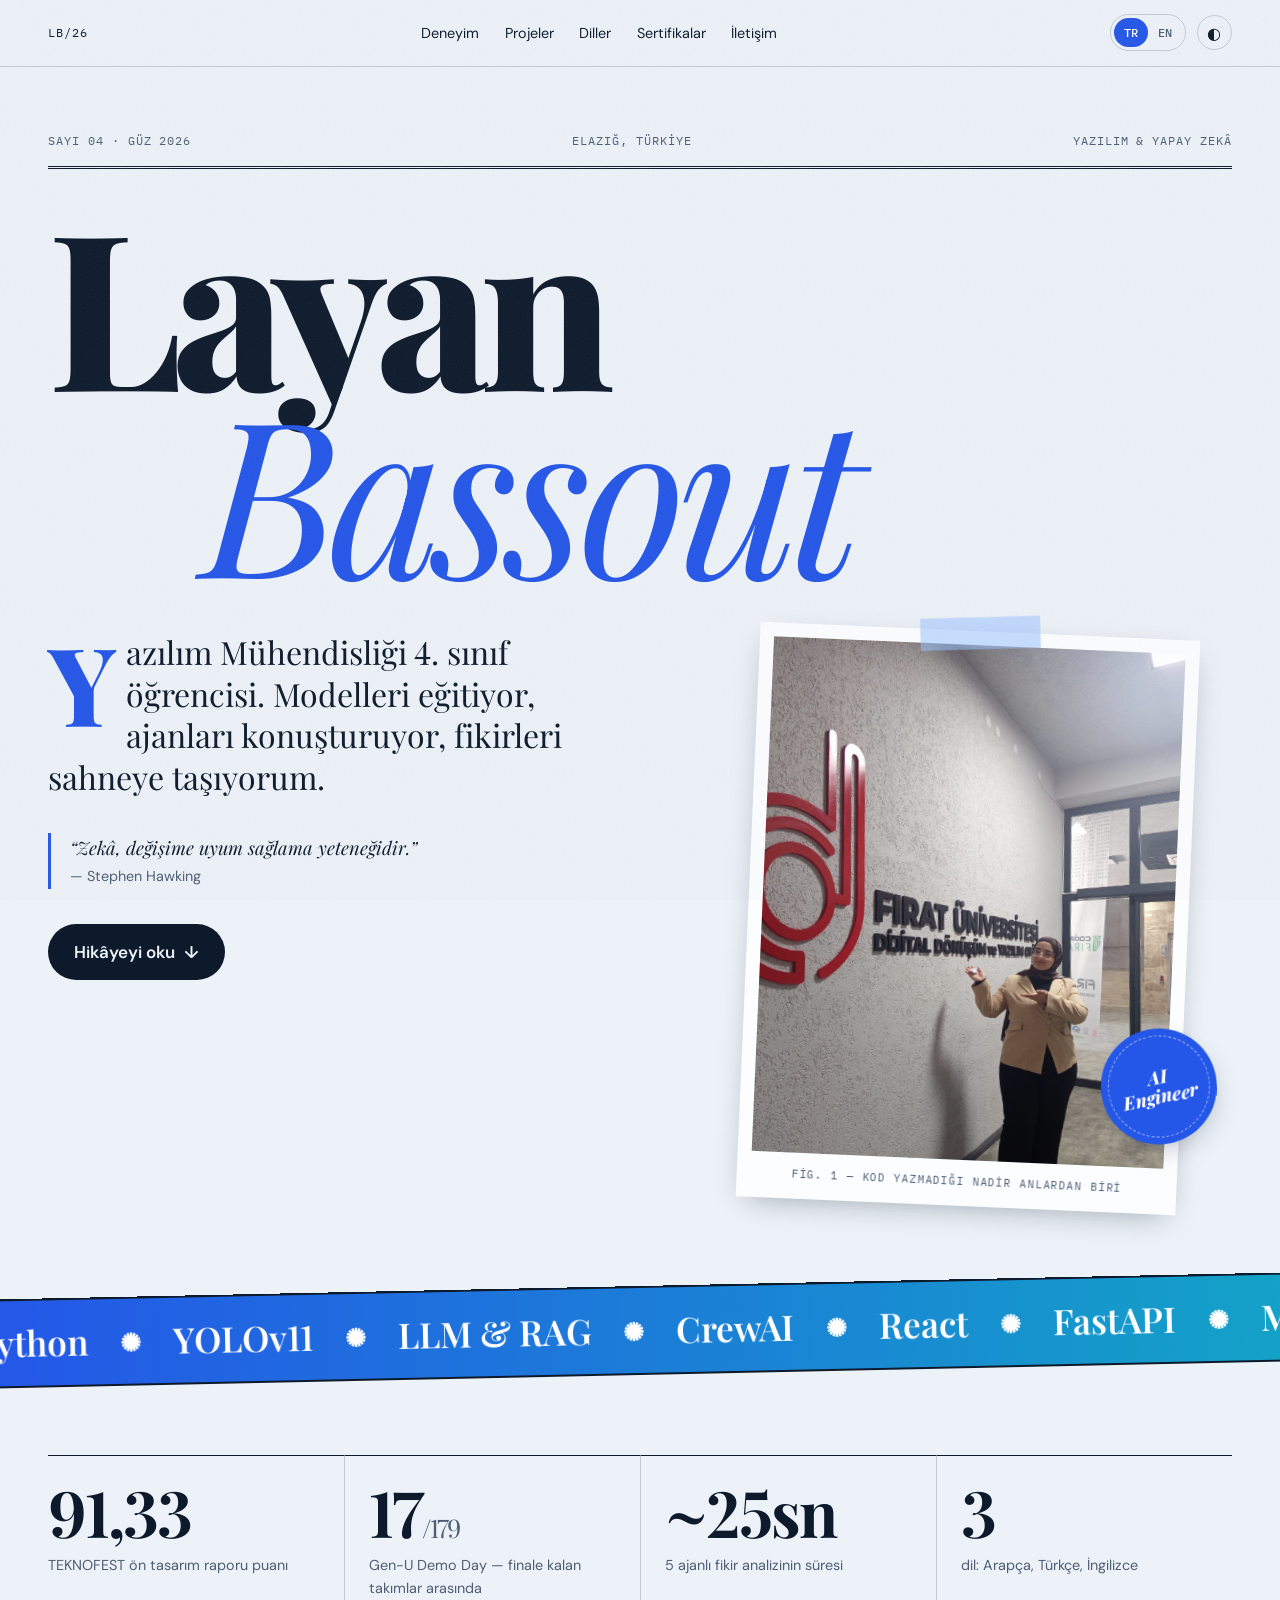
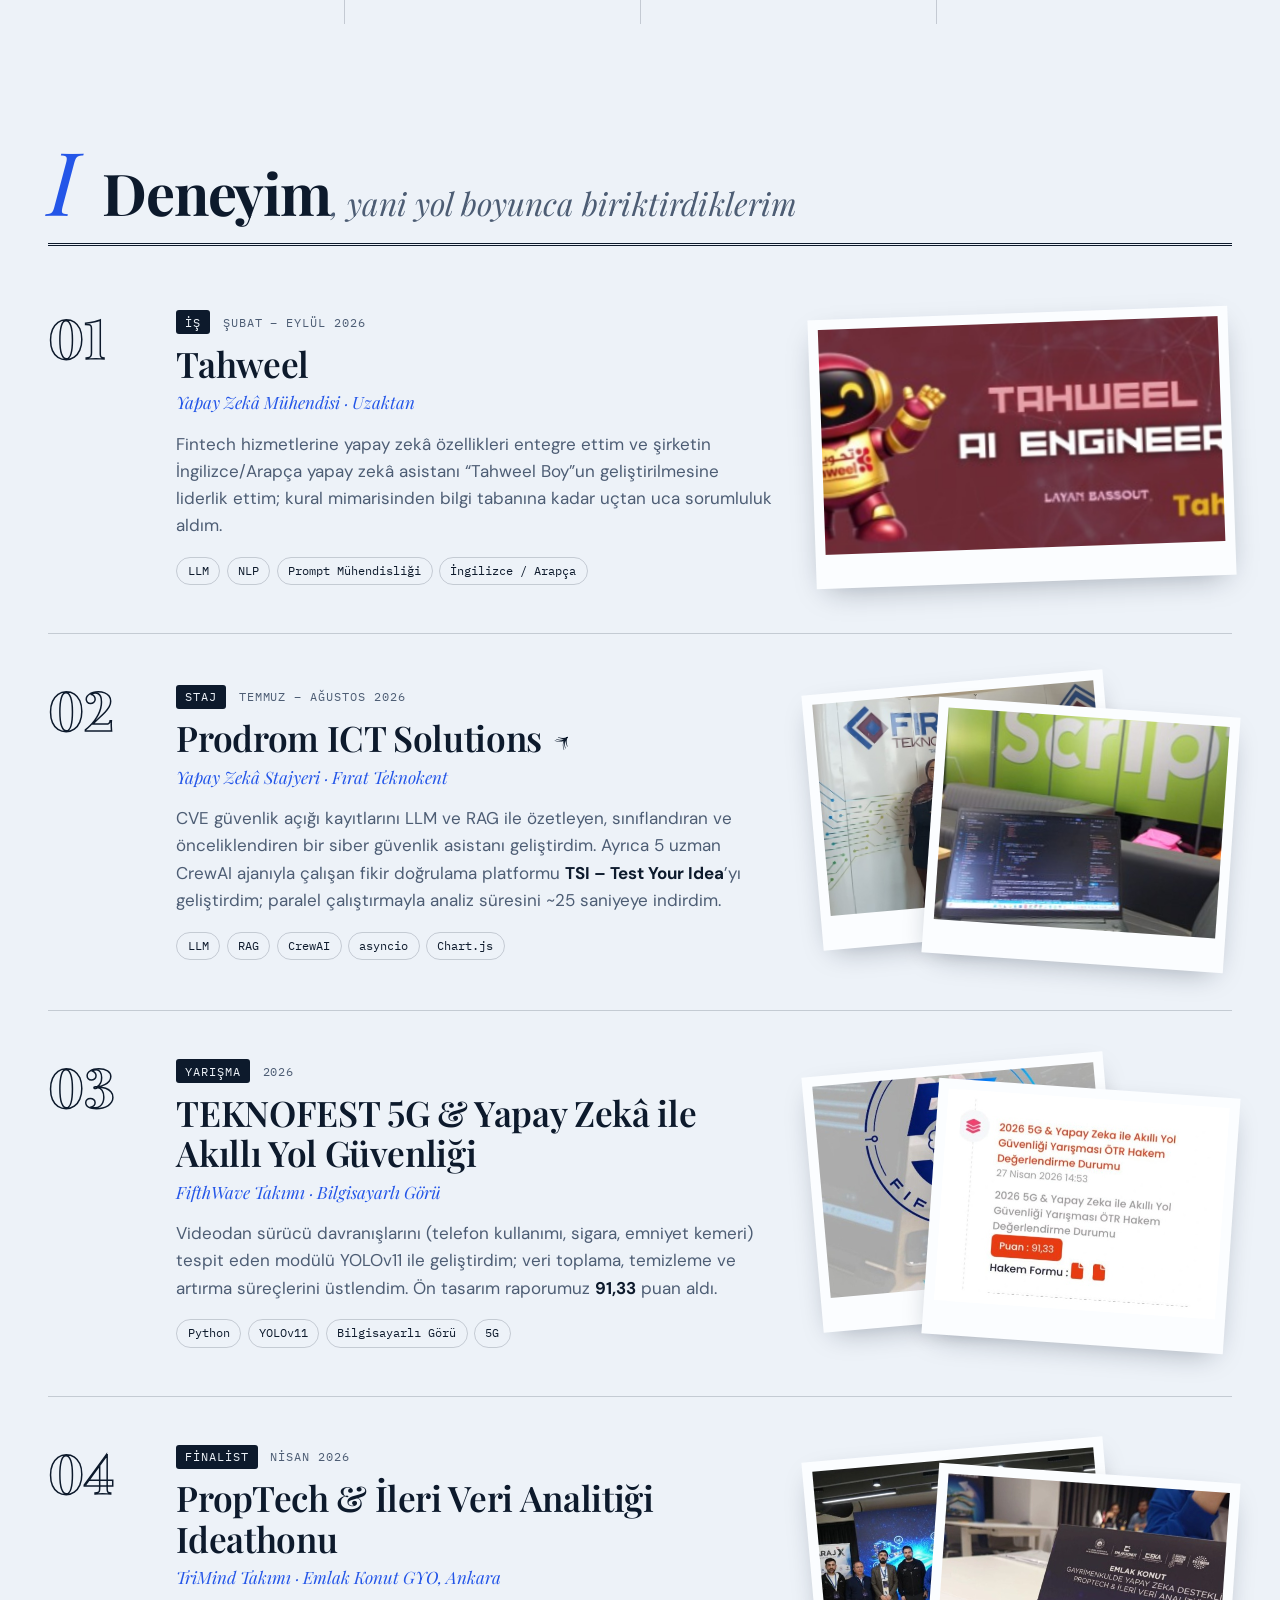
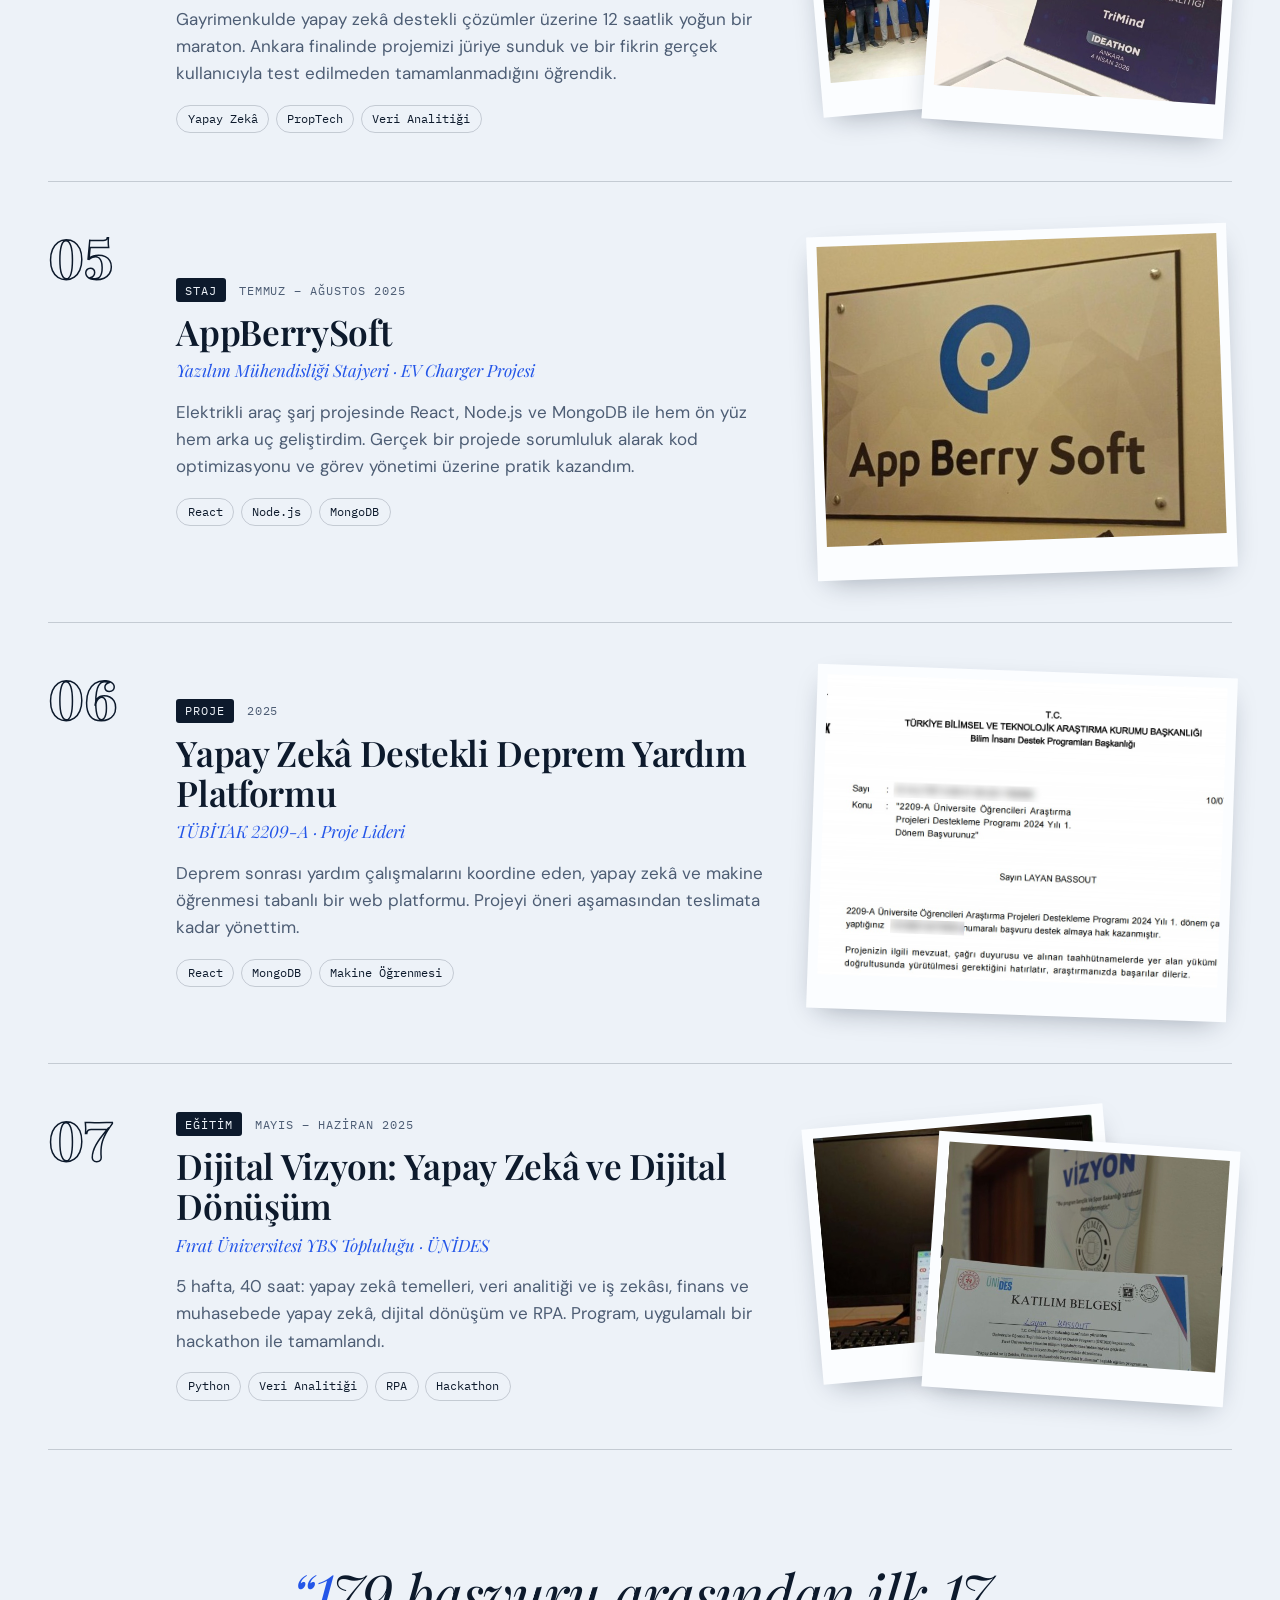
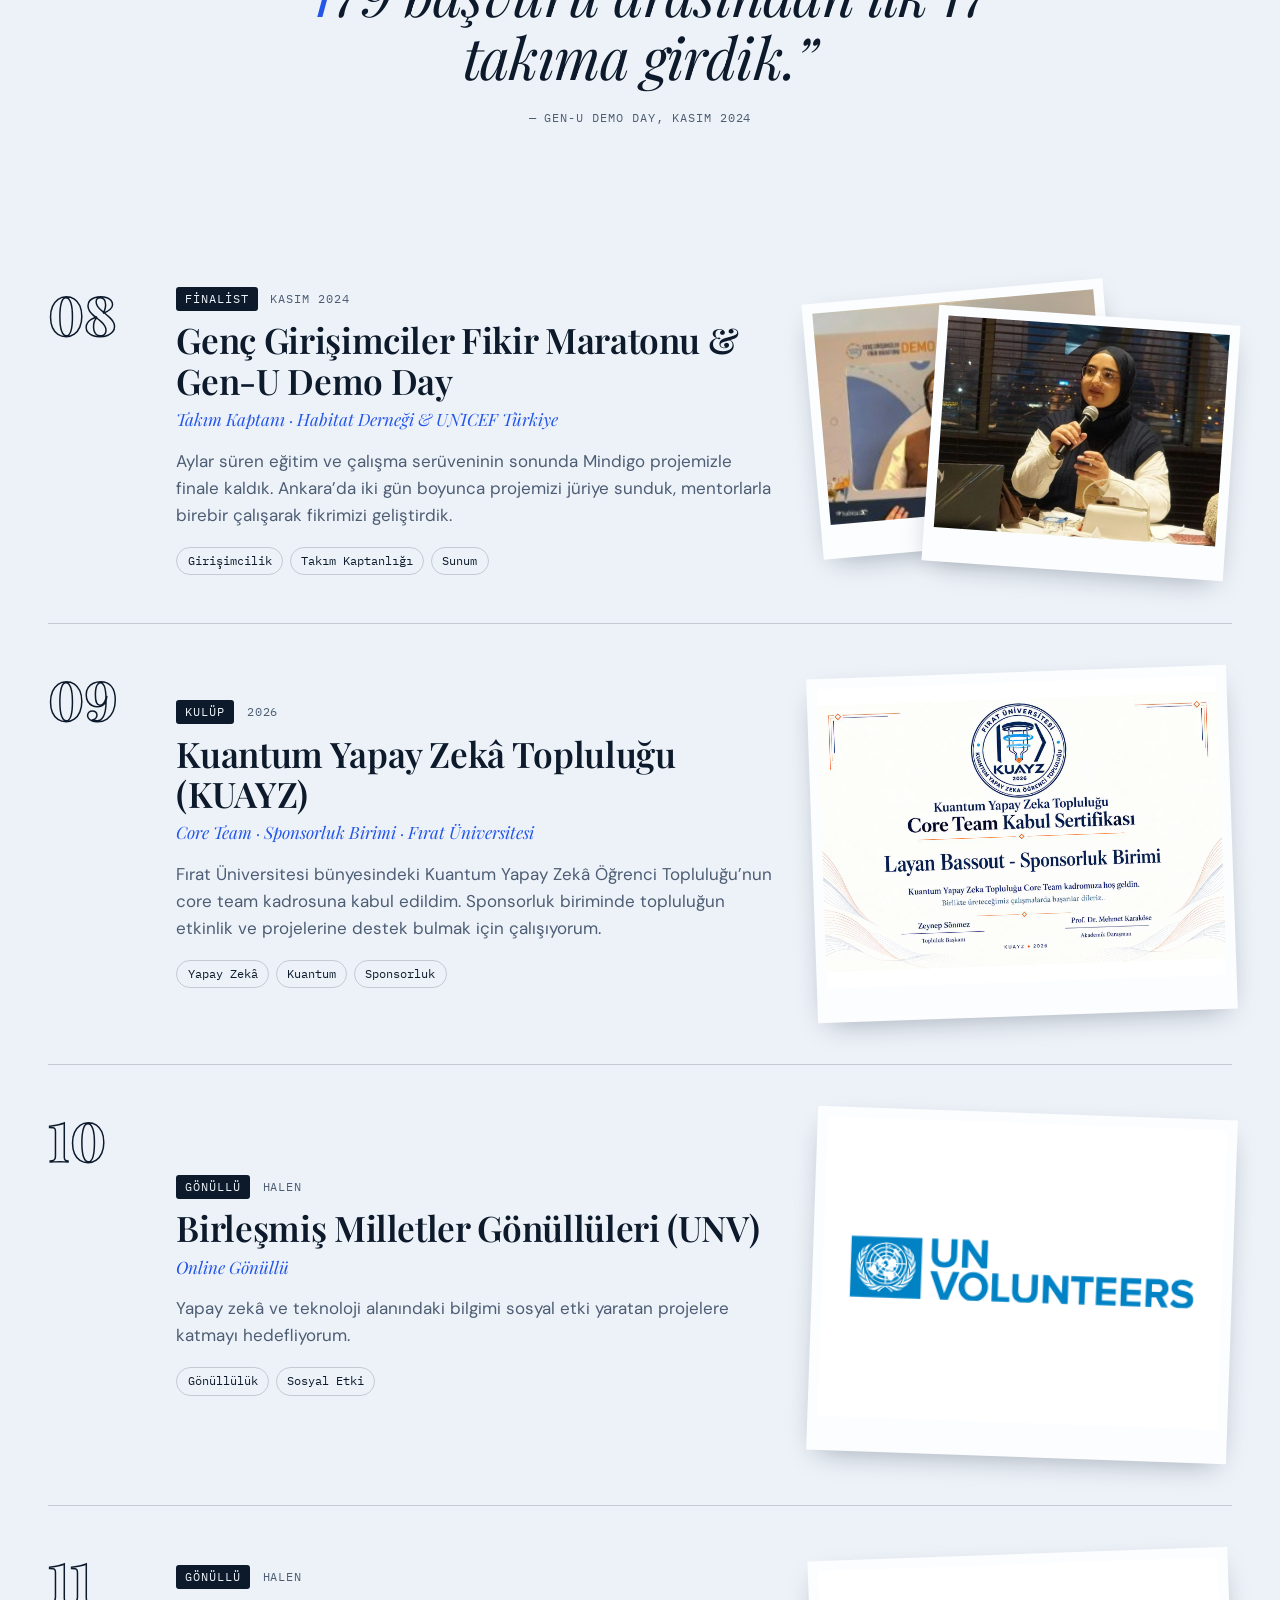
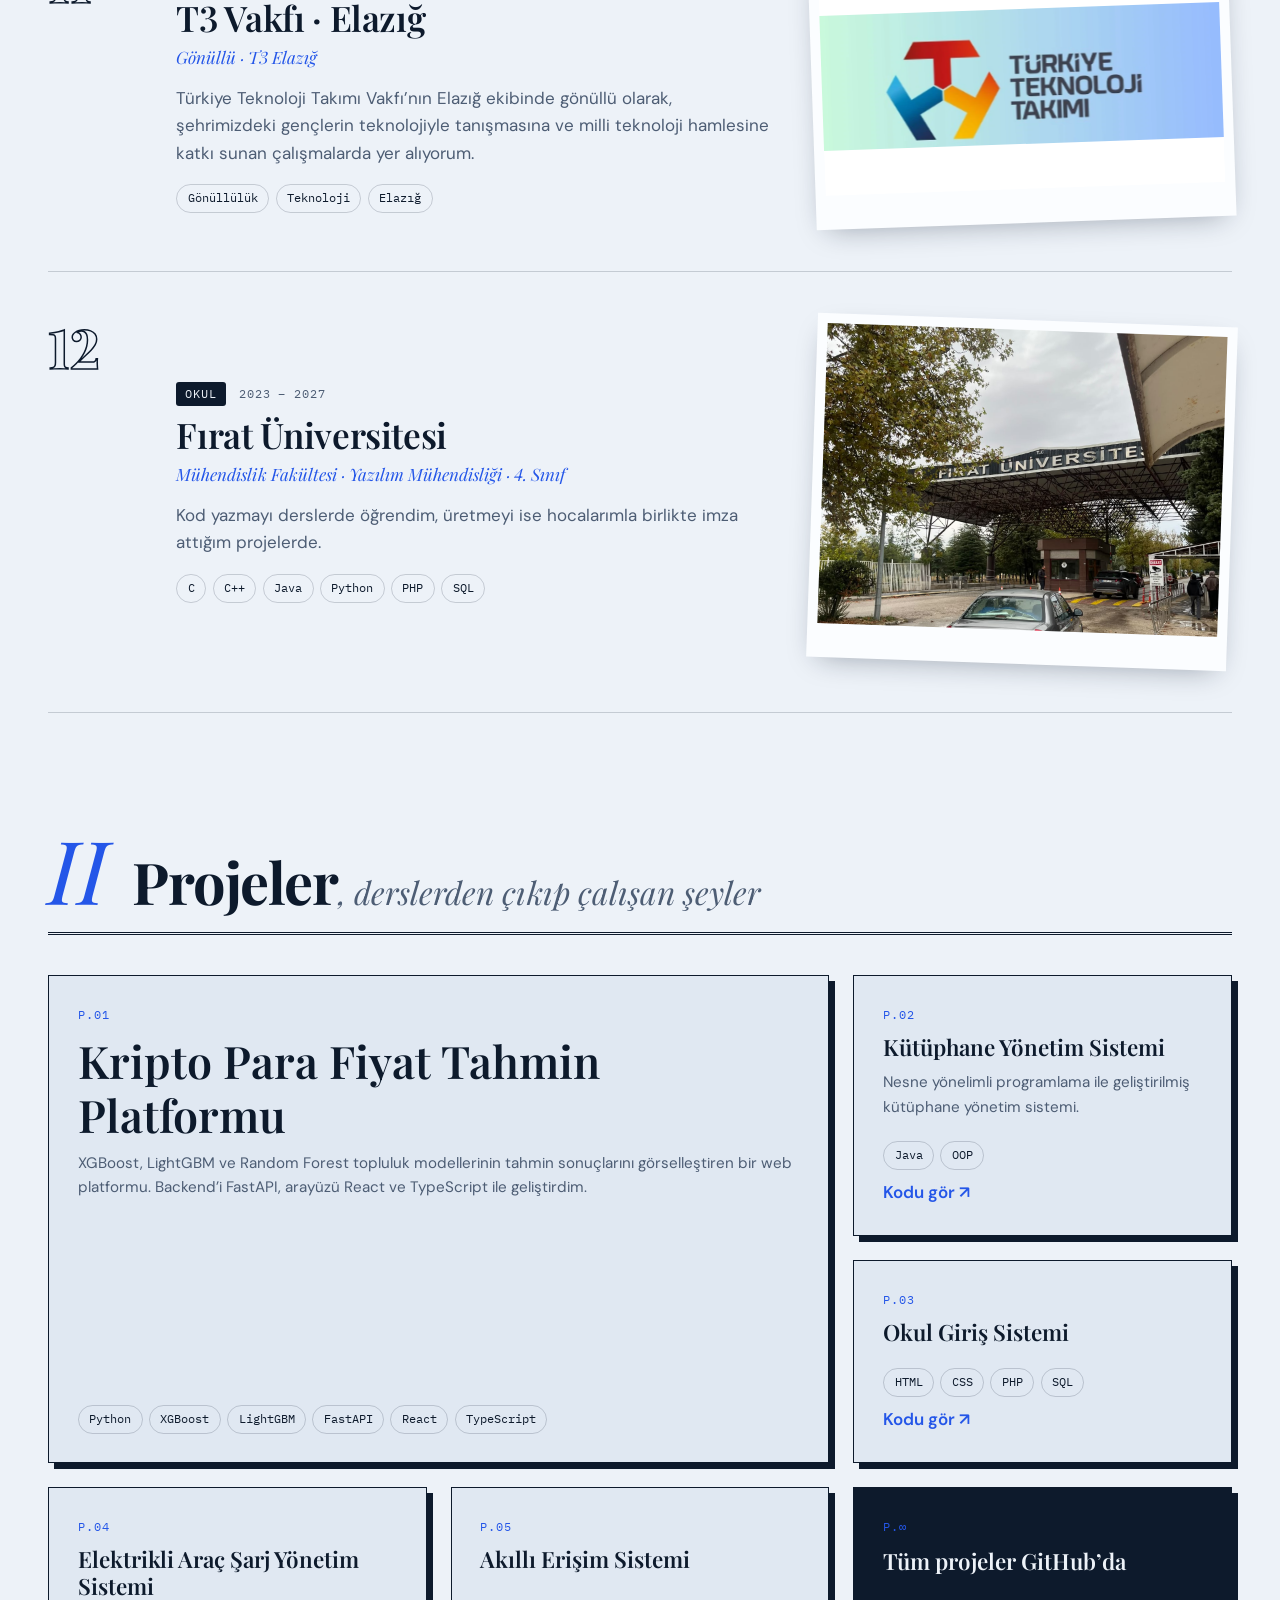
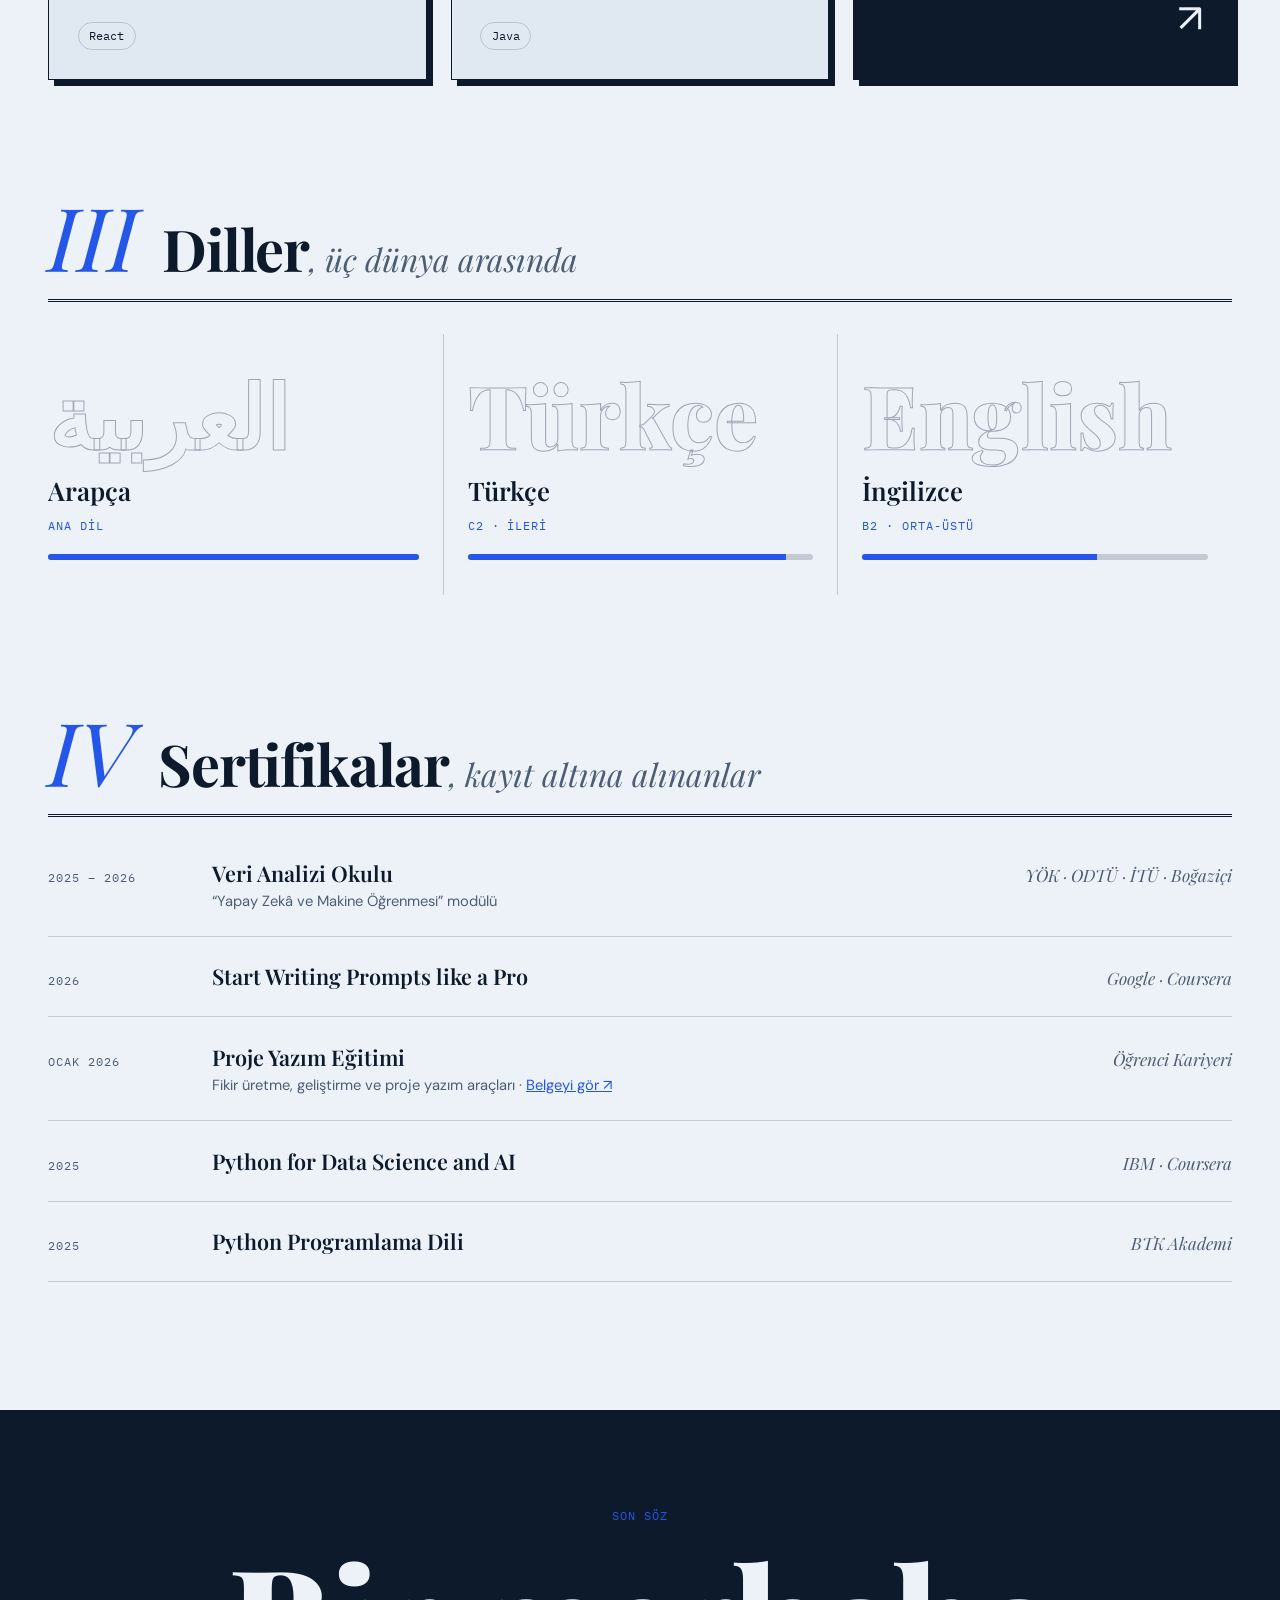
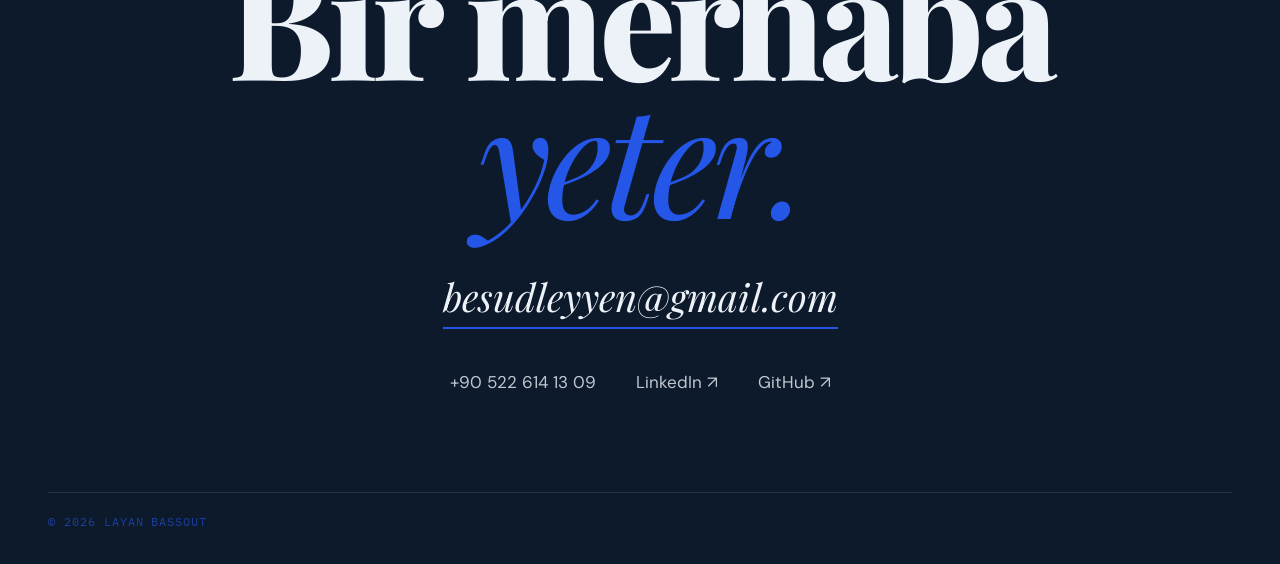
<file: index.html>
<!DOCTYPE html>
<html lang="tr">
<head>
  <meta charset="UTF-8" />
  <meta name="viewport" content="width=device-width, initial-scale=1.0" />
  <title>Layan Bassout | Portfolyo</title>
  <link rel="preconnect" href="https://fonts.googleapis.com" />
  <link href="https://fonts.googleapis.com/css2?family=Playfair+Display:ital,wght@0,400..900;1,400..900&family=DM+Sans:opsz,wght@9..40,400;9..40,500;9..40,600&family=IBM+Plex+Mono:wght@400;500&display=swap" rel="stylesheet" />
  <link rel="stylesheet" href="yeni.css" />
  <script>
    // tema sayfa çizilmeden önce uygulansın
    try {
      var t = localStorage.getItem("theme-yeni");
      if (t) document.documentElement.dataset.theme = t;
    } catch (e) {}
  </script>
</head>
<body>

  <div class="progress" aria-hidden="true"></div>

  <!-- ÜST ŞERİT -->
  <nav class="topbar">
    <span class="mono">LB/26</span>
    <ul class="nav-links">
      <li><a href="#deneyim" data-i18n="nav.exp">Deneyim</a></li>
      <li><a href="#projeler" data-i18n="nav.proj">Projeler</a></li>
      <li><a href="#diller" data-i18n="nav.lang">Diller</a></li>
      <li><a href="#sertifikalar" data-i18n="nav.cert">Sertifikalar</a></li>
      <li><a href="#iletisim" data-i18n="nav.contact">İletişim</a></li>
    </ul>
    <div class="tools">
      <div class="lang-switch" role="group" aria-label="Dil / Language">
        <button type="button" data-lang="tr" aria-pressed="true">TR</button>
        <button type="button" data-lang="en" aria-pressed="false">EN</button>
      </div>
      <button type="button" id="theme-toggle" class="mono" aria-label="Tema">◐</button>
    </div>
  </nav>

  <!-- KAPAK -->
  <header class="cover">
    <div class="cover-meta mono">
      <span data-i18n="meta.issue">Sayı 04 · Güz 2026</span>
      <span data-i18n="meta.place">Elazığ, Türkiye</span>
      <span data-i18n="meta.field">Yazılım &amp; Yapay Zekâ</span>
    </div>

    <h1 class="cover-title">
      <span class="line">Layan</span>
      <span class="line indent"><em>Bassout</em></span>
    </h1>

    <div class="cover-grid">
      <div class="cover-intro">
        <p class="lead" data-i18n="cover.lead">Yazılım Mühendisliği 4. sınıf öğrencisi. Modelleri eğitiyor, ajanları konuşturuyor, fikirleri sahneye taşıyorum.</p>
        <blockquote>
          <p data-i18n="cover.quote">“Zekâ, değişime uyum sağlama yeteneğidir.”</p>
          <cite data-i18n="cover.cite">— Stephen Hawking</cite>
        </blockquote>
        <a href="#deneyim" class="btn"><span data-i18n="cover.btn">Hikâyeyi oku</span> <span class="arrow">↓</span></a>
      </div>

      <figure class="cover-photo">
        <div class="tape"></div>
        <img src="images/arge-foto.jpeg" alt="Layan Bassout" />
        <figcaption class="mono" data-i18n="cover.fig">Fig. 1 — Kod yazmadığı nadir anlardan biri</figcaption>
        <div class="sticker"><span>AI<br/>Engineer</span></div>
      </figure>
    </div>
  </header>

  <!-- KAYAN BANT -->
  <div class="marquee" aria-hidden="true">
    <div class="marquee-track">
      <span>Python</span><i>✺</i><span>YOLOv11</span><i>✺</i><span>LLM &amp; RAG</span><i>✺</i><span>CrewAI</span><i>✺</i><span>React</span><i>✺</i><span>FastAPI</span><i>✺</i><span>MongoDB</span><i>✺</i><span>Java</span><i>✺</i><span data-i18n="chip.cv">Bilgisayarlı Görü</span><i>✺</i><span>NLP</span><i>✺</i>
      <span>Python</span><i>✺</i><span>YOLOv11</span><i>✺</i><span>LLM &amp; RAG</span><i>✺</i><span>CrewAI</span><i>✺</i><span>React</span><i>✺</i><span>FastAPI</span><i>✺</i><span>MongoDB</span><i>✺</i><span>Java</span><i>✺</i><span data-i18n="chip.cv">Bilgisayarlı Görü</span><i>✺</i><span>NLP</span><i>✺</i>
    </div>
  </div>

  <!-- RAKAMLAR -->
  <section class="stats">
    <div class="stat reveal"><b data-count="91.33" data-decimals="2">0</b><span data-i18n="stat.1">TEKNOFEST ön tasarım raporu puanı</span></div>
    <div class="stat reveal"><b>17<small>/179</small></b><span data-i18n="stat.2">Gen-U Demo Day — finale kalan takımlar arasında</span></div>
    <div class="stat reveal"><b>~<span data-count="25">0</span><span data-i18n="stat.unit">sn</span></b><span data-i18n="stat.3">5 ajanlı fikir analizinin süresi</span></div>
    <div class="stat reveal"><b data-count="3">0</b><span data-i18n="stat.4">dil: Arapça, Türkçe, İngilizce</span></div>
  </section>

  <main>

    <!-- BÖLÜM I: DENEYİM -->
    <section id="deneyim" class="chapter">
      <header class="chapter-head">
        <span class="chapter-no">I</span>
        <h2 data-i18n="ch.1">Deneyim<em>, yani yol boyunca biriktirdiklerim</em></h2>
      </header>

      <article class="entry reveal">
        <div class="entry-num">01</div>
        <div class="entry-text">
          <p class="entry-meta mono"><span class="tag" data-i18n="tag.work">İş</span> <span data-i18n="date.tahweel">Şubat – Eylül 2026</span></p>
          <h3>Tahweel</h3>
          <p class="entry-role" data-i18n="tahweel.role">Yapay Zekâ Mühendisi · Uzaktan</p>
          <p class="entry-desc" data-i18n="tahweel.desc">Fintech hizmetlerine yapay zekâ özellikleri entegre ettim ve şirketin İngilizce/Arapça yapay zekâ asistanı “Tahweel Boy”un geliştirilmesine liderlik ettim; kural mimarisinden bilgi tabanına kadar uçtan uca sorumluluk aldım.</p>
          <ul class="chips"><li>LLM</li><li>NLP</li><li data-i18n="chip.prompt">Prompt Mühendisliği</li><li data-i18n="chip.enar">İngilizce / Arapça</li></ul>
        </div>
        <figure class="polaroid wide"><img src="images/tahweel.jpg" alt="Tahweel AI Engineer – Layan Bassout" /></figure>
      </article>

      <article class="entry reveal">
        <div class="entry-num">02</div>
        <div class="entry-text">
          <p class="entry-meta mono"><span class="tag" data-i18n="tag.intern">Staj</span> <span data-i18n="date.summer26">Temmuz – Ağustos 2026</span></p>
          <h3><a href="https://www.prodrom.com/" target="_blank" rel="noopener">Prodrom ICT Solutions ↗</a></h3>
          <p class="entry-role" data-i18n="prodrom.role">Yapay Zekâ Stajyeri · Fırat Teknokent</p>
          <p class="entry-desc" data-i18n="prodrom.desc">CVE güvenlik açığı kayıtlarını LLM ve RAG ile özetleyen, sınıflandıran ve önceliklendiren bir siber güvenlik asistanı geliştirdim. Ayrıca 5 uzman CrewAI ajanıyla çalışan fikir doğrulama platformu <strong>TSI – Test Your Idea</strong>’yı geliştirdim; paralel çalıştırmayla analiz süresini ~25 saniyeye indirdim.</p>
          <ul class="chips"><li>LLM</li><li>RAG</li><li>CrewAI</li><li>asyncio</li><li>Chart.js</li></ul>
        </div>
        <div class="photo-stack">
          <figure class="polaroid"><img src="images/prodrom-teknokent.jpg" alt="Fırat Teknokent" /></figure>
          <figure class="polaroid"><img src="images/prodrom-calisma.jpg" alt="Prodrom" /></figure>
        </div>
      </article>

      <article class="entry reveal">
        <div class="entry-num">03</div>
        <div class="entry-text">
          <p class="entry-meta mono"><span class="tag" data-i18n="tag.comp">Yarışma</span> <span>2026</span></p>
          <h3 data-i18n="tekno.title">TEKNOFEST 5G &amp; Yapay Zekâ ile Akıllı Yol Güvenliği</h3>
          <p class="entry-role" data-i18n="tekno.role">FifthWave Takımı · Bilgisayarlı Görü</p>
          <p class="entry-desc" data-i18n="tekno.desc">Videodan sürücü davranışlarını (telefon kullanımı, sigara, emniyet kemeri) tespit eden modülü YOLOv11 ile geliştirdim; veri toplama, temizleme ve artırma süreçlerini üstlendim. Ön tasarım raporumuz <strong>91,33</strong> puan aldı.</p>
          <ul class="chips"><li>Python</li><li>YOLOv11</li><li data-i18n="chip.cv">Bilgisayarlı Görü</li><li>5G</li></ul>
        </div>
        <div class="photo-stack">
          <figure class="polaroid"><img src="images/teknofest-fifthwave.jpg" alt="FifthWave · TEKNOFEST" /></figure>
          <figure class="polaroid"><img src="images/teknofest-puan.jpg" alt="91,33" class="contain" /></figure>
        </div>
      </article>

      <article class="entry reveal">
        <div class="entry-num">04</div>
        <div class="entry-text">
          <p class="entry-meta mono"><span class="tag" data-i18n="tag.finalist">Finalist</span> <span data-i18n="date.apr26">Nisan 2026</span></p>
          <h3 data-i18n="idea.title">PropTech &amp; İleri Veri Analitiği Ideathonu</h3>
          <p class="entry-role" data-i18n="idea.role">TriMind Takımı · Emlak Konut GYO, Ankara</p>
          <p class="entry-desc" data-i18n="idea.desc">Gayrimenkulde yapay zekâ destekli çözümler üzerine 12 saatlik yoğun bir maraton. Ankara finalinde projemizi jüriye sunduk ve bir fikrin gerçek kullanıcıyla test edilmeden tamamlanmadığını öğrendik.</p>
          <ul class="chips"><li data-i18n="chip.ai">Yapay Zekâ</li><li>PropTech</li><li data-i18n="chip.data">Veri Analitiği</li></ul>
        </div>
        <div class="photo-stack">
          <figure class="polaroid"><img src="images/ideathon-grup.jpg" alt="Emlak Konut Ideathon" /></figure>
          <figure class="polaroid"><img src="images/ideathon-trimind.jpg" alt="TriMind" style="object-position: 75% center;" /></figure>
        </div>
      </article>

      <article class="entry reveal">
        <div class="entry-num">05</div>
        <div class="entry-text">
          <p class="entry-meta mono"><span class="tag" data-i18n="tag.intern">Staj</span> <span data-i18n="date.summer25">Temmuz – Ağustos 2025</span></p>
          <h3>AppBerrySoft</h3>
          <p class="entry-role" data-i18n="abs.role">Yazılım Mühendisliği Stajyeri · EV Charger Projesi</p>
          <p class="entry-desc" data-i18n="abs.desc">Elektrikli araç şarj projesinde React, Node.js ve MongoDB ile hem ön yüz hem arka uç geliştirdim. Gerçek bir projede sorumluluk alarak kod optimizasyonu ve görev yönetimi üzerine pratik kazandım.</p>
          <ul class="chips"><li>React</li><li>Node.js</li><li>MongoDB</li></ul>
        </div>
        <figure class="polaroid"><img src="images/appberrysoft.jpg" alt="AppBerrySoft" /></figure>
      </article>

      <article class="entry reveal">
        <div class="entry-num">06</div>
        <div class="entry-text">
          <p class="entry-meta mono"><span class="tag" data-i18n="tag.project">Proje</span> <span>2025</span></p>
          <h3 data-i18n="tubitak.title">Yapay Zekâ Destekli Deprem Yardım Platformu</h3>
          <p class="entry-role" data-i18n="tubitak.role">TÜBİTAK 2209-A · Proje Lideri</p>
          <p class="entry-desc" data-i18n="tubitak.desc">Deprem sonrası yardım çalışmalarını koordine eden, yapay zekâ ve makine öğrenmesi tabanlı bir web platformu. Projeyi öneri aşamasından teslimata kadar yönettim.</p>
          <ul class="chips"><li>React</li><li>MongoDB</li><li data-i18n="chip.ml">Makine Öğrenmesi</li></ul>
        </div>
        <figure class="polaroid"><img src="images/tubitak.jpg" alt="TÜBİTAK 2209-A" /></figure>
      </article>

      <article class="entry reveal">
        <div class="entry-num">07</div>
        <div class="entry-text">
          <p class="entry-meta mono"><span class="tag" data-i18n="tag.edu">Eğitim</span> <span data-i18n="date.dv">Mayıs – Haziran 2025</span></p>
          <h3 data-i18n="dv.title">Dijital Vizyon: Yapay Zekâ ve Dijital Dönüşüm</h3>
          <p class="entry-role" data-i18n="dv.role">Fırat Üniversitesi YBS Topluluğu · ÜNİDES</p>
          <p class="entry-desc" data-i18n="dv.desc">5 hafta, 40 saat: yapay zekâ temelleri, veri analitiği ve iş zekâsı, finans ve muhasebede yapay zekâ, dijital dönüşüm ve RPA. Program, uygulamalı bir hackathon ile tamamlandı.</p>
          <ul class="chips"><li>Python</li><li data-i18n="chip.data">Veri Analitiği</li><li>RPA</li><li>Hackathon</li></ul>
        </div>
        <div class="photo-stack">
          <figure class="polaroid"><img src="images/dijital-vizyon-calisma.jpg" alt="Dijital Vizyon" /></figure>
          <figure class="polaroid"><img src="images/dijital-vizyon-sertifika.jpg" alt="Dijital Vizyon" /></figure>
        </div>
      </article>

      <!-- ALINTI ARASI -->
      <aside class="pullquote reveal">
        <p data-i18n="pq.text">“179 başvuru arasından ilk 17 takıma girdik.”</p>
        <span class="mono" data-i18n="pq.src">— Gen-U Demo Day, Kasım 2024</span>
      </aside>

      <article class="entry reveal">
        <div class="entry-num">08</div>
        <div class="entry-text">
          <p class="entry-meta mono"><span class="tag" data-i18n="tag.finalist">Finalist</span> <span data-i18n="date.nov24">Kasım 2024</span></p>
          <h3 data-i18n="genu.title">Genç Girişimciler Fikir Maratonu &amp; Gen-U Demo Day</h3>
          <p class="entry-role" data-i18n="genu.role">Takım Kaptanı · Habitat Derneği &amp; UNICEF Türkiye</p>
          <p class="entry-desc" data-i18n="genu.desc">Aylar süren eğitim ve çalışma serüveninin sonunda Mindigo projemizle finale kaldık. Ankara’da iki gün boyunca projemizi jüriye sunduk, mentorlarla birebir çalışarak fikrimizi geliştirdik.</p>
          <ul class="chips"><li data-i18n="chip.entre">Girişimcilik</li><li data-i18n="chip.captain">Takım Kaptanlığı</li><li data-i18n="chip.pitch">Sunum</li></ul>
        </div>
        <div class="photo-stack">
          <figure class="polaroid"><img src="images/demoday-sahne.jpg" alt="Gen-U Demo Day" /></figure>
          <figure class="polaroid"><img src="images/demoday-sunum.jpg" alt="Mindigo" /></figure>
        </div>
      </article>

      <article class="entry reveal">
        <div class="entry-num">09</div>
        <div class="entry-text">
          <p class="entry-meta mono"><span class="tag" data-i18n="tag.club">Kulüp</span> <span>2026</span></p>
          <h3 data-i18n="kuayz.title">Kuantum Yapay Zekâ Topluluğu (KUAYZ)</h3>
          <p class="entry-role" data-i18n="kuayz.role">Core Team · Sponsorluk Birimi · Fırat Üniversitesi</p>
          <p class="entry-desc" data-i18n="kuayz.desc">Fırat Üniversitesi bünyesindeki Kuantum Yapay Zekâ Öğrenci Topluluğu’nun core team kadrosuna kabul edildim. Sponsorluk biriminde topluluğun etkinlik ve projelerine destek bulmak için çalışıyorum.</p>
          <ul class="chips"><li data-i18n="chip.ai">Yapay Zekâ</li><li data-i18n="chip.quantum">Kuantum</li><li data-i18n="chip.sponsor">Sponsorluk</li></ul>
        </div>
        <figure class="polaroid"><img src="images/kuayz-sertifika.jpg" alt="KUAYZ Core Team Kabul Sertifikası" class="contain" /></figure>
      </article>

      <article class="entry reveal">
        <div class="entry-num">10</div>
        <div class="entry-text">
          <p class="entry-meta mono"><span class="tag" data-i18n="tag.vol">Gönüllü</span> <span data-i18n="date.now">Halen</span></p>
          <h3 data-i18n="unv.title">Birleşmiş Milletler Gönüllüleri (UNV)</h3>
          <p class="entry-role" data-i18n="unv.role">Online Gönüllü</p>
          <p class="entry-desc" data-i18n="unv.desc">Yapay zekâ ve teknoloji alanındaki bilgimi sosyal etki yaratan projelere katmayı hedefliyorum.</p>
          <ul class="chips"><li data-i18n="chip.vol">Gönüllülük</li><li data-i18n="chip.impact">Sosyal Etki</li></ul>
        </div>
        <figure class="polaroid logo"><img src="images/unv-logo.png" alt="UN Volunteers" /></figure>
      </article>

      <article class="entry reveal">
        <div class="entry-num">11</div>
        <div class="entry-text">
          <p class="entry-meta mono"><span class="tag" data-i18n="tag.vol">Gönüllü</span> <span data-i18n="date.now">Halen</span></p>
          <h3 data-i18n="t3.title">T3 Vakfı · Elazığ</h3>
          <p class="entry-role" data-i18n="t3.role">Gönüllü · T3 Elazığ</p>
          <p class="entry-desc" data-i18n="t3.desc">Türkiye Teknoloji Takımı Vakfı’nın Elazığ ekibinde gönüllü olarak, şehrimizdeki gençlerin teknolojiyle tanışmasına ve milli teknoloji hamlesine katkı sunan çalışmalarda yer alıyorum.</p>
          <ul class="chips"><li data-i18n="chip.vol">Gönüllülük</li><li data-i18n="chip.tech">Teknoloji</li><li>Elazığ</li></ul>
        </div>
        <figure class="polaroid wide"><img src="images/t3-logo.png" alt="Türkiye Teknoloji Takımı (T3) Vakfı" class="contain" /></figure>
      </article>

      <article class="entry reveal">
        <div class="entry-num">12</div>
        <div class="entry-text">
          <p class="entry-meta mono"><span class="tag" data-i18n="tag.uni">Okul</span> <span>2023 – 2027</span></p>
          <h3 data-i18n="firat.title">Fırat Üniversitesi</h3>
          <p class="entry-role" data-i18n="firat.role">Mühendislik Fakültesi · Yazılım Mühendisliği · 4. Sınıf</p>
          <p class="entry-desc" data-i18n="firat.desc">Kod yazmayı derslerde öğrendim, üretmeyi ise hocalarımla birlikte imza attığım projelerde.</p>
          <ul class="chips"><li>C</li><li>C++</li><li>Java</li><li>Python</li><li>PHP</li><li>SQL</li></ul>
        </div>
        <figure class="polaroid"><img src="images/firat-uni.jpeg" alt="Fırat Üniversitesi" style="object-position: center 35%;" /></figure>
      </article>
    </section>

    <!-- BÖLÜM II: PROJELER -->
    <section id="projeler" class="chapter">
      <header class="chapter-head">
        <span class="chapter-no">II</span>
        <h2 data-i18n="ch.2">Projeler<em>, derslerden çıkıp çalışan şeyler</em></h2>
      </header>

      <div class="cards">
        <article class="card big reveal">
          <span class="card-no mono">P.01</span>
          <h3 data-i18n="p1.title">Kripto Para Fiyat Tahmin Platformu</h3>
          <p data-i18n="p1.desc">XGBoost, LightGBM ve Random Forest topluluk modellerinin tahmin sonuçlarını görselleştiren bir web platformu. Backend’i FastAPI, arayüzü React ve TypeScript ile geliştirdim.</p>
          <ul class="chips"><li>Python</li><li>XGBoost</li><li>LightGBM</li><li>FastAPI</li><li>React</li><li>TypeScript</li></ul>
        </article>
        <article class="card reveal">
          <span class="card-no mono">P.02</span>
          <h3 data-i18n="p2.title">Kütüphane Yönetim Sistemi</h3>
          <p data-i18n="p2.desc">Nesne yönelimli programlama ile geliştirilmiş kütüphane yönetim sistemi.</p>
          <ul class="chips"><li>Java</li><li>OOP</li></ul>
          <a class="card-link" href="https://github.com/leya1133/java-library-system" target="_blank" rel="noopener" data-i18n="card.code">Kodu gör ↗</a>
        </article>
        <article class="card reveal">
          <span class="card-no mono">P.03</span>
          <h3 data-i18n="p3.title">Okul Giriş Sistemi</h3>
          <ul class="chips"><li>HTML</li><li>CSS</li><li>PHP</li><li>SQL</li></ul>
          <a class="card-link" href="https://github.com/leya1133/school-entrance-system" target="_blank" rel="noopener" data-i18n="card.code">Kodu gör ↗</a>
        </article>
        <article class="card reveal">
          <span class="card-no mono">P.04</span>
          <h3 data-i18n="p4.title">Elektrikli Araç Şarj Yönetim Sistemi</h3>
          <ul class="chips"><li>React</li></ul>
        </article>
        <article class="card reveal">
          <span class="card-no mono">P.05</span>
          <h3 data-i18n="p5.title">Akıllı Erişim Sistemi</h3>
          <ul class="chips"><li>Java</li></ul>
        </article>
        <a class="card github reveal" href="https://github.com/leya1133" target="_blank" rel="noopener">
          <span class="card-no mono">P.∞</span>
          <h3 data-i18n="card.github">Tüm projeler GitHub’da</h3>
          <span class="arrow">↗</span>
        </a>
      </div>
    </section>

    <!-- BÖLÜM III: DİLLER -->
    <section id="diller" class="chapter">
      <header class="chapter-head">
        <span class="chapter-no">III</span>
        <h2 data-i18n="ch.3">Diller<em>, üç dünya arasında</em></h2>
      </header>

      <div class="langs">
        <div class="lang reveal" style="--lvl: 100%">
          <span class="lang-native" lang="ar">العربية</span>
          <h3 data-i18n="lang.ar">Arapça</h3>
          <span class="mono" data-i18n="lvl.native">Ana dil</span>
          <div class="meter"><span></span></div>
        </div>
        <div class="lang reveal" style="--lvl: 92%">
          <span class="lang-native" lang="tr">Türkçe</span>
          <h3 data-i18n="lang.tr">Türkçe</h3>
          <span class="mono" data-i18n="lvl.c2">C2 · İleri</span>
          <div class="meter"><span></span></div>
        </div>
        <div class="lang reveal" style="--lvl: 68%">
          <span class="lang-native" lang="en">English</span>
          <h3 data-i18n="lang.en">İngilizce</h3>
          <span class="mono" data-i18n="lvl.b2">B2 · Orta-üstü</span>
          <div class="meter"><span></span></div>
        </div>
      </div>
    </section>

    <!-- BÖLÜM IV: SERTİFİKALAR -->
    <section id="sertifikalar" class="chapter">
      <header class="chapter-head">
        <span class="chapter-no">IV</span>
        <h2 data-i18n="ch.4">Sertifikalar<em>, kayıt altına alınanlar</em></h2>
      </header>

      <ol class="ledger">
        <li class="reveal">
          <span class="mono">2025 – 2026</span>
          <div><h3 data-i18n="c1.title">Veri Analizi Okulu</h3><p data-i18n="c1.detail">“Yapay Zekâ ve Makine Öğrenmesi” modülü</p></div>
          <span class="issuer" data-i18n="c1.issuer">YÖK · ODTÜ · İTÜ · Boğaziçi</span>
        </li>
        <li class="reveal">
          <span class="mono">2026</span>
          <div><h3>Start Writing Prompts like a Pro</h3></div>
          <span class="issuer">Google · Coursera</span>
        </li>
        <li class="reveal">
          <span class="mono" data-i18n="date.jan26">Ocak 2026</span>
          <div><h3 data-i18n="c3.title">Proje Yazım Eğitimi</h3><p><span data-i18n="c3.detail">Fikir üretme, geliştirme ve proje yazım araçları</span> · <a href="images/sertifika-proje-yazim.jpg" target="_blank" rel="noopener" data-i18n="cert.view">Belgeyi gör ↗</a></p></div>
          <span class="issuer">Öğrenci Kariyeri</span>
        </li>
        <li class="reveal">
          <span class="mono">2025</span>
          <div><h3>Python for Data Science and AI</h3></div>
          <span class="issuer">IBM · Coursera</span>
        </li>
        <li class="reveal">
          <span class="mono">2025</span>
          <div><h3 data-i18n="c5.title">Python Programlama Dili</h3></div>
          <span class="issuer">BTK Akademi</span>
        </li>
      </ol>
    </section>
  </main>

  <!-- İLETİŞİM -->
  <footer id="iletisim" class="outro">
    <p class="mono" data-i18n="outro.kicker">Son söz</p>
    <h2 data-i18n="outro.title">Bir merhaba<br/><em>yeter.</em></h2>
    <a class="mail" href="mailto:besudleyyen@gmail.com">besudleyyen@gmail.com</a>
    <div class="outro-links">
      <a href="tel:+905226141309">+90 522 614 13 09</a>
      <a href="https://www.linkedin.com/in/layan-bassout-6055172a5/" target="_blank" rel="noopener">LinkedIn ↗</a>
      <a href="https://github.com/leya1133" target="_blank" rel="noopener">GitHub ↗</a>
    </div>
    <div class="colophon mono">
      <span>© 2026 Layan Bassout</span>
    </div>
  </footer>

  <script src="yeni.js"></script>
</body>
</html>
</file>
<file: yeni.css>
/* ============ RENKLER ============ */
:root {
  --paper: #edf2f8;
  --paper-2: #e0e8f2;
  --ink: #0d1a2c;
  --ink-soft: #4d5d74;
  --rule: #0d1a2c2e;
  --accent: #2456e8;
  --accent-2: #13a3c7;
  --accent-ink: #fff;
  --tape: #9cc3ff8c;
  --polaroid: #fbfdff;
  --shadow: 0 10px 30px -12px #0d1a2c66;
  --serif: "Playfair Display", Georgia, serif;
  --sans: "DM Sans", system-ui, sans-serif;
  --mono: "IBM Plex Mono", monospace;
}
@media (prefers-color-scheme: dark) {
  :root:not([data-theme="light"]) {
    --paper: #0a1220;
    --paper-2: #111d31;
    --ink: #e3ebf7;
    --ink-soft: #93a4bc;
    --rule: #e3ebf72b;
    --accent: #6d9bff;
    --accent-2: #4fd1ee;
    --accent-ink: #0a1220;
    --tape: #5d8fe066;
    --polaroid: #172339;
    --shadow: 0 10px 30px -12px #000c;
  }
}
:root[data-theme="dark"] {
  --paper: #0a1220;
  --paper-2: #111d31;
  --ink: #e3ebf7;
  --ink-soft: #93a4bc;
  --rule: #e3ebf72b;
  --accent: #6d9bff;
  --accent-2: #4fd1ee;
  --accent-ink: #0a1220;
  --tape: #5d8fe066;
  --polaroid: #172339;
  --shadow: 0 10px 30px -12px #000c;
}

/* ============ TEMEL ============ */
* { box-sizing: border-box; margin: 0; padding: 0; }
html { scroll-behavior: smooth; overflow-x: clip; }
body {
  background: var(--paper);
  color: var(--ink);
  font-family: var(--sans);
  font-variant-numeric: lining-nums;
  font-size: 17px;
  line-height: 1.6;
  overflow-x: clip;
  transition: background .4s, color .4s;
}
/* kâğıt dokusu */
body::before {
  content: "";
  position: fixed; inset: 0;
  pointer-events: none;
  z-index: 100;
  opacity: .07;
  background-image: url("data:image/svg+xml,%3Csvg xmlns='http://www.w3.org/2000/svg' width='160' height='160'%3E%3Cfilter id='n'%3E%3CfeTurbulence type='fractalNoise' baseFrequency='.85' numOctaves='3'/%3E%3C/filter%3E%3Crect width='100%25' height='100%25' filter='url(%23n)'/%3E%3C/svg%3E");
}
img { display: block; max-width: 100%; }
a { color: inherit; }
em { font-style: italic; }
.mono {
  font-family: var(--mono);
  font-size: .75rem;
  letter-spacing: .08em;
  text-transform: uppercase;
}
::selection { background: var(--accent); color: var(--accent-ink); }

.progress {
  position: fixed; top: 0; inset-inline-start: 0;
  height: 3px; width: 100%;
  background: var(--accent);
  transform-origin: left;
  transform: scaleX(0);
  z-index: 60;
  background: linear-gradient(90deg, var(--accent), var(--accent-2));
}

/* ============ ÜST ŞERİT ============ */
.topbar {
  position: sticky; top: 0; z-index: 50;
  display: flex; align-items: center; justify-content: space-between; gap: 1rem;
  padding: .9rem clamp(16px, 4vw, 48px);
  background: color-mix(in srgb, var(--paper) 85%, transparent);
  backdrop-filter: blur(8px);
  border-bottom: 1px solid var(--rule);
}
.nav-links { display: flex; gap: 1.6rem; list-style: none; }
.nav-links a {
  text-decoration: none;
  font-size: .9rem;
  position: relative;
}
.nav-links a::after {
  content: ""; position: absolute; left: 0; bottom: -2px;
  width: 100%; height: 1px; background: var(--accent);
  transform: scaleX(0); transform-origin: right;
  transition: transform .3s;
}
.nav-links a:hover::after { transform: scaleX(1); transform-origin: left; }
#theme-toggle {
  background: none; border: 1px solid var(--rule); color: var(--ink);
  width: 2.2rem; height: 2.2rem; border-radius: 50%;
  font-size: 1rem; cursor: pointer;
  transition: transform .5s;
}
#theme-toggle:hover { transform: rotate(180deg); }

/* ============ KAPAK ============ */
.cover {
  padding: clamp(2rem, 5vw, 4rem) clamp(16px, 4vw, 48px) 4rem;
  max-width: 1400px; margin: 0 auto;
}
.cover-meta {
  display: flex; justify-content: space-between; flex-wrap: wrap; gap: .5rem;
  padding-bottom: 1rem;
  border-bottom: 3px double var(--ink);
  color: var(--ink-soft);
}
.cover-title {
  font-family: var(--serif);
  font-weight: 800;
  font-size: clamp(4.2rem, 17vw, 15rem);
  line-height: .86;
  letter-spacing: -.045em;
  margin: 2.5rem 0 3rem;
}
.cover-title .line { display: block; animation: rise 1s cubic-bezier(.2,.8,.2,1) both; }
.cover-title .indent { padding-inline-start: 12vw; animation-delay: .15s; }
.cover-title em { font-weight: 300; color: var(--accent); }
@keyframes rise { from { opacity: 0; transform: translateY(40px); } }

.cover-grid {
  display: grid;
  grid-template-columns: 1.1fr 1fr;
  gap: clamp(2rem, 6vw, 6rem);
  align-items: start;
}
.lead {
  font-family: var(--serif);
  font-size: clamp(1.4rem, 2.6vw, 2rem);
  line-height: 1.3;
  font-weight: 400;
}
.lead::first-letter {
  float: inline-start;
  font-size: 3.4em; line-height: .85;
  font-weight: 800;
  margin-block-start: .05em; margin-inline-end: .08em;
  color: var(--accent);
}
blockquote {
  margin: 2.2rem 0;
  padding-inline-start: 1.2rem;
  border-inline-start: 3px solid var(--accent);
}
blockquote p { font-family: var(--serif); font-style: italic; font-size: 1.15rem; }
cite { color: var(--ink-soft); font-style: normal; font-size: .9rem; }

.btn {
  display: inline-flex; align-items: center; gap: .6rem;
  padding: .9rem 1.6rem;
  background: var(--ink); color: var(--paper);
  text-decoration: none; font-weight: 600;
  border-radius: 999px;
  transition: background .25s, transform .25s;
}
.btn span { transition: transform .25s; }
.btn:hover { background: var(--accent); color: var(--accent-ink); transform: translateY(-2px); }
.btn:hover span { transform: translateY(3px); }

.cover-photo {
  position: relative;
  background: var(--polaroid);
  padding: 14px 14px 0;
  box-shadow: var(--shadow);
  transform: rotate(2.5deg);
  max-width: 440px; justify-self: center;
  transition: transform .5s;
}
.cover-photo:hover { transform: rotate(0deg) scale(1.02); }
.cover-photo img { aspect-ratio: 4/5; object-fit: cover; width: 100%; filter: saturate(.9) contrast(1.03); }
.cover-photo figcaption { padding: .8rem 0 1rem; color: var(--ink-soft); font-size: .68rem; text-align: center; }
.tape {
  position: absolute; top: -14px; left: 50%;
  width: 120px; height: 32px;
  background: var(--tape);
  transform: translateX(-50%) rotate(-4deg);
  z-index: 2;
}
.sticker {
  position: absolute; inset-inline-end: -36px; bottom: 70px;
  width: 116px; height: 116px; border-radius: 50%;
  background: var(--accent); color: var(--accent-ink);
  display: grid; place-items: center; text-align: center;
  font-family: var(--serif); font-weight: 800; font-style: italic;
  font-size: 1.15rem; line-height: 1.05;
  transform: rotate(-14deg);
  box-shadow: var(--shadow);
  animation: wobble 6s ease-in-out infinite;
}
.sticker::before {
  content: ""; position: absolute; inset: 7px;
  border: 1.5px dashed currentColor; border-radius: 50%; opacity: .6;
}
@keyframes wobble { 50% { transform: rotate(-4deg) scale(1.05); } }

/* ============ KAYAN BANT ============ */
.marquee {
  background: linear-gradient(90deg, var(--accent), var(--accent-2)); color: var(--accent-ink);
  overflow: hidden;
  border-block: 2px solid var(--ink);
  transform: rotate(-1.2deg);
  margin: 1rem -2vw 0;
}
.marquee-track {
  display: flex; gap: 2rem; align-items: center;
  width: max-content;
  padding: .9rem 0;
  animation: slide 40s linear infinite;
  font-family: var(--serif); font-size: clamp(1.3rem, 3vw, 2.2rem); font-weight: 600;
  white-space: nowrap;
}
.marquee-track i { font-style: normal; font-size: .7em; }
.marquee:hover .marquee-track { animation-play-state: paused; }
@keyframes slide { to { transform: translateX(-50%); } }

/* ============ RAKAMLAR ============ */
.stats {
  display: grid; grid-template-columns: repeat(4, 1fr);
  max-width: 1400px; margin: 5rem auto 0;
  padding: 0 clamp(16px, 4vw, 48px);
}
.stat {
  padding-block: 1.5rem; padding-inline-end: 1.5rem;
  border-top: 1px solid var(--ink);
}
.stat + .stat { padding-inline-start: 1.5rem; border-inline-start: 1px solid var(--rule); }
.stat b {
  display: block;
  font-family: var(--serif); font-weight: 700;
  font-size: clamp(2.6rem, 5vw, 4.2rem); line-height: 1;
  letter-spacing: -.03em;
  font-variant-numeric: lining-nums tabular-nums;
}
.stat b small { font-size: .4em; color: var(--ink-soft); font-weight: 400; }
.stat > span { display: block; margin-top: .6rem; color: var(--ink-soft); font-size: .9rem; }

/* ============ BÖLÜMLER ============ */
main { max-width: 1400px; margin: 0 auto; padding: 0 clamp(16px, 4vw, 48px); }
.chapter { padding-top: 7rem; scroll-margin-top: 3rem; }
.chapter-head {
  display: flex; align-items: baseline; gap: 1.5rem;
  border-bottom: 3px double var(--ink);
  padding-bottom: 1.2rem; margin-bottom: 1rem;
}
.chapter-no {
  font-family: var(--serif); font-style: italic; font-weight: 300;
  font-size: clamp(3rem, 7vw, 5.5rem); line-height: 1;
  color: var(--accent);
}
.chapter-head h2 {
  font-family: var(--serif); font-weight: 700;
  font-size: clamp(2rem, 5vw, 3.6rem); line-height: 1.05; letter-spacing: -.02em;
}
.chapter-head h2 em { font-weight: 300; color: var(--ink-soft); font-size: .55em; letter-spacing: 0; }

/* ---- Deneyim girdileri ---- */
.entry {
  display: grid;
  grid-template-columns: 90px 1fr minmax(260px, 420px);
  gap: clamp(1rem, 3vw, 3rem);
  padding: 3rem 0;
  border-bottom: 1px solid var(--rule);
  align-items: center;
}
.entry:nth-of-type(even) > .polaroid { --tilt: 2deg; }
.entry-num {
  font-family: var(--serif); font-weight: 800;
  font-size: 3.4rem; line-height: 1;
  color: transparent;
  -webkit-text-stroke: 1.5px var(--ink);
  align-self: start;
  transition: color .3s;
}
.entry:hover .entry-num { color: var(--accent); -webkit-text-stroke-color: var(--accent); }
.entry-meta { display: flex; align-items: center; gap: .8rem; color: var(--ink-soft); margin-bottom: .6rem; }
.tag {
  background: var(--ink); color: var(--paper);
  padding: .15rem .55rem; border-radius: 3px;
}
.entry h3 {
  font-family: var(--serif); font-weight: 600;
  font-size: clamp(1.5rem, 2.8vw, 2.2rem); line-height: 1.15; letter-spacing: -.01em;
}
.entry h3 a { text-decoration: none; background: linear-gradient(var(--accent), var(--accent)) 0 100% / 0 2px no-repeat; transition: background-size .3s; }
.entry h3 a:hover { background-size: 100% 2px; }
.entry-role { font-style: italic; font-family: var(--serif); color: var(--accent); margin: .3rem 0 .9rem; }
.entry-text > p:not(.entry-meta):not(.entry-role) { color: var(--ink-soft); max-width: 60ch; }
.entry strong { color: var(--ink); }

.chips { display: flex; flex-wrap: wrap; gap: .4rem; list-style: none; margin-top: 1.1rem; }
.chips li {
  font-family: var(--mono); font-size: .72rem;
  padding: .25rem .65rem;
  border: 1px solid var(--rule); border-radius: 999px;
}

/* ---- Polaroidler ---- */
.polaroid {
  background: var(--polaroid);
  padding: 10px 10px 34px;
  box-shadow: var(--shadow);
  transform: rotate(var(--tilt, -2deg));
  transition: transform .4s cubic-bezier(.2,.8,.2,1);
}
.polaroid img { width: 100%; aspect-ratio: 4/3; object-fit: cover; }
.polaroid img.contain { object-fit: contain; background: #fff; }
.polaroid.logo img { object-fit: contain; padding: 1.5rem; background: #fff; }
.polaroid.wide img { aspect-ratio: 16/9; }
.polaroid:hover { transform: rotate(0) scale(1.04); z-index: 3; }

.photo-stack { position: relative; height: 280px; transition: transform .4s; }
.photo-stack .polaroid { position: absolute; width: 72%; }
.photo-stack .polaroid:first-child { top: 0; left: 0; transform: rotate(-5deg); z-index: 1; }
.photo-stack .polaroid:last-child { bottom: 0; right: 0; transform: rotate(4deg); z-index: 2; }
.photo-stack:hover .polaroid:first-child { transform: rotate(-9deg) translate(-12px, -6px); }
.photo-stack:hover .polaroid:last-child { transform: rotate(7deg) translate(12px, 6px); }
.photo-stack .polaroid:hover { z-index: 4; }

/* ---- Alıntı arası ---- */
.pullquote {
  margin: 4rem auto; max-width: 900px; text-align: center;
  padding: 3rem 1rem;
}
.pullquote p {
  font-family: var(--serif); font-style: italic; font-weight: 300;
  font-size: clamp(2rem, 5vw, 3.6rem); line-height: 1.1; letter-spacing: -.02em;
}
.pullquote p::first-letter { color: var(--accent); }
.pullquote span { display: block; margin-top: 1.2rem; color: var(--ink-soft); }

/* ---- Proje kartları ---- */
.cards {
  display: grid; grid-template-columns: repeat(3, 1fr);
  gap: 1.5rem; margin-top: 2.5rem;
}
.card {
  position: relative;
  display: flex; flex-direction: column; gap: .6rem;
  padding: 1.8rem;
  background: var(--paper-2);
  border: 1.5px solid var(--ink);
  box-shadow: 6px 6px 0 var(--ink);
  transition: transform .2s, box-shadow .2s;
  text-decoration: none;
}
.card:hover { transform: translate(-3px, -3px); box-shadow: 9px 9px 0 var(--accent); }
.card.big { grid-column: span 2; grid-row: span 2; justify-content: flex-end; }
.card.big h3 { font-size: clamp(1.8rem, 3.5vw, 2.8rem); }
.card-no { color: var(--accent); }
.card h3 { font-family: var(--serif); font-weight: 600; font-size: 1.4rem; line-height: 1.2; }
.card p { color: var(--ink-soft); font-size: .95rem; }
.card .chips { margin-top: auto; padding-top: .8rem; }
.card-link { font-weight: 600; text-decoration: none; color: var(--accent); }
.card.github { background: var(--ink); color: var(--paper); justify-content: space-between; }
.card.github .arrow { font-size: 2.5rem; align-self: flex-end; transition: transform .3s; }
.card.github:hover .arrow { transform: translate(4px, -4px) rotate(10deg); }

/* ---- Diller ---- */
.langs { display: grid; grid-template-columns: repeat(3, 1fr); margin-top: 2rem; }
.lang {
  position: relative; overflow: hidden;
  padding-block: 2rem 2.2rem; padding-inline-end: 1.5rem;
}
.lang + .lang { padding-inline-start: 1.5rem; border-inline-start: 1px solid var(--rule); }
.lang-native {
  display: block;
  font-family: var(--serif); font-weight: 800;
  font-size: clamp(3rem, 7vw, 5.5rem); line-height: 1.1;
  color: transparent; -webkit-text-stroke: 1px var(--ink-soft);
  opacity: .5;
  margin-bottom: .4rem;
  white-space: nowrap;
}
.lang h3 { font-family: var(--serif); font-size: 1.6rem; font-weight: 600; }
.lang .mono { color: var(--accent); }
.meter { height: 6px; background: var(--rule); margin-top: 1rem; border-radius: 3px; overflow: hidden; }
.meter span {
  display: block; height: 100%; width: var(--lvl);
  background: var(--accent);
  transform-origin: left; transform: scaleX(0);
  transition: transform 1.4s cubic-bezier(.2,.8,.2,1) .2s;
}
.lang.visible .meter span { transform: scaleX(1); }

/* ---- Sertifikalar ---- */
.ledger { list-style: none; margin-top: 1rem; }
.ledger li {
  display: grid; grid-template-columns: 140px 1fr auto;
  gap: 1.5rem; align-items: baseline;
  padding: 1.4rem 0;
  border-bottom: 1px solid var(--rule);
  transition: padding .3s, background .3s;
}
.ledger li:hover { padding-inline-start: 1rem; background: var(--paper-2); }
.ledger .mono { color: var(--ink-soft); }
.ledger h3 { font-family: var(--serif); font-weight: 600; font-size: 1.35rem; }
.ledger p { color: var(--ink-soft); font-size: .92rem; }
.ledger p a { color: var(--accent); }
.issuer { font-family: var(--serif); font-style: italic; color: var(--ink-soft); text-align: end; }

/* ============ İLETİŞİM ============ */
.outro {
  margin-top: 8rem;
  padding: 6rem clamp(16px, 4vw, 48px) 2rem;
  background: var(--ink); color: var(--paper);
  text-align: center;
}
.outro > .mono { color: var(--accent); }
.outro h2 {
  font-family: var(--serif); font-weight: 800;
  font-size: clamp(3.5rem, 12vw, 10rem); line-height: .9; letter-spacing: -.04em;
  margin: 1.5rem 0 2.5rem;
}
.outro h2 em { font-weight: 300; color: var(--accent); }
.mail {
  display: inline-block;
  font-family: var(--serif); font-style: italic;
  font-size: clamp(1.2rem, 4vw, 2.4rem);
  text-decoration: none;
  border-bottom: 2px solid var(--accent);
  word-break: break-all;
  transition: color .25s;
}
.mail:hover { color: var(--accent); }
.outro-links { display: flex; justify-content: center; flex-wrap: wrap; gap: 1rem 2.5rem; margin-top: 2.5rem; }
.outro-links a { text-decoration: none; opacity: .8; transition: opacity .2s, color .2s; }
.outro-links a:hover { opacity: 1; color: var(--accent); }
.colophon {
  display: flex; justify-content: space-between; flex-wrap: wrap; gap: 1rem;
  margin-top: 6rem; padding-top: 1.2rem;
  border-top: 1px solid color-mix(in srgb, var(--paper) 20%, transparent);
  opacity: .6;
}
.colophon a { text-decoration: none; }
.colophon a:hover { color: var(--accent); }

/* ============ DİL SEÇİCİ ============ */
.tools { display: flex; align-items: center; gap: .7rem; }
.lang-switch {
  display: flex;
  border: 1px solid var(--rule); border-radius: 999px;
  padding: 3px;
}
.lang-switch button {
  background: none; border: none; color: var(--ink-soft);
  font-family: var(--mono); font-size: .72rem; font-weight: 500;
  min-width: 2.1rem; height: 1.8rem; padding: 0 .5rem;
  border-radius: 999px; cursor: pointer;
  transition: background .2s, color .2s;
}
.lang-switch button:hover { color: var(--ink); }
.lang-switch button[aria-pressed="true"] { background: var(--accent); color: var(--accent-ink); }

/* ============ BELİRME ANİMASYONU ============ */
.reveal { opacity: 0; transform: translateY(30px); transition: opacity .8s, transform .8s cubic-bezier(.2,.8,.2,1); }
.reveal.visible { opacity: 1; transform: none; }
@media (prefers-reduced-motion: reduce) {
  *, *::before, *::after { animation: none !important; transition: none !important; }
  .reveal { opacity: 1; transform: none; }
  .meter span { transform: none; }
}

/* ============ MOBİL ============ */
@media (max-width: 960px) {
  .cover-grid { grid-template-columns: 1fr; }
  .cover-photo { max-width: 340px; }
  .stats { grid-template-columns: 1fr 1fr; }
  .stat:nth-child(3) { padding-inline-start: 0; border-inline-start: none; }
  .entry { grid-template-columns: 60px 1fr; }
  .entry > .polaroid, .entry > .photo-stack { grid-column: 2; max-width: 420px; width: 100%; }
  .entry-num { font-size: 2.4rem; }
  .cards { grid-template-columns: 1fr 1fr; }
  .langs { grid-template-columns: 1fr; }
  .lang + .lang { padding-inline-start: 0; border-inline-start: none; border-top: 1px solid var(--rule); }
}
@media (max-width: 640px) {
  body { font-size: 16px; }
  .nav-links { display: none; }
  .cover-title .indent { padding-inline-start: 8vw; }
  .sticker { inset-inline-end: -8px; width: 92px; height: 92px; font-size: .95rem; }
  .stats { grid-template-columns: 1fr; }
  .stat, .stat + .stat { padding-inline-start: 0; border-inline-start: none; }
  .entry { grid-template-columns: 1fr; gap: 1rem; }
  .entry > .polaroid, .entry > .photo-stack { grid-column: 1; }
  .photo-stack { height: 240px; }
  .cards { grid-template-columns: 1fr; }
  .card.big { grid-column: auto; grid-row: auto; }
  .ledger li { grid-template-columns: 1fr; gap: .3rem; }
  .issuer { text-align: start; }
  .chapter-head { gap: 1rem; }
}
</file>
